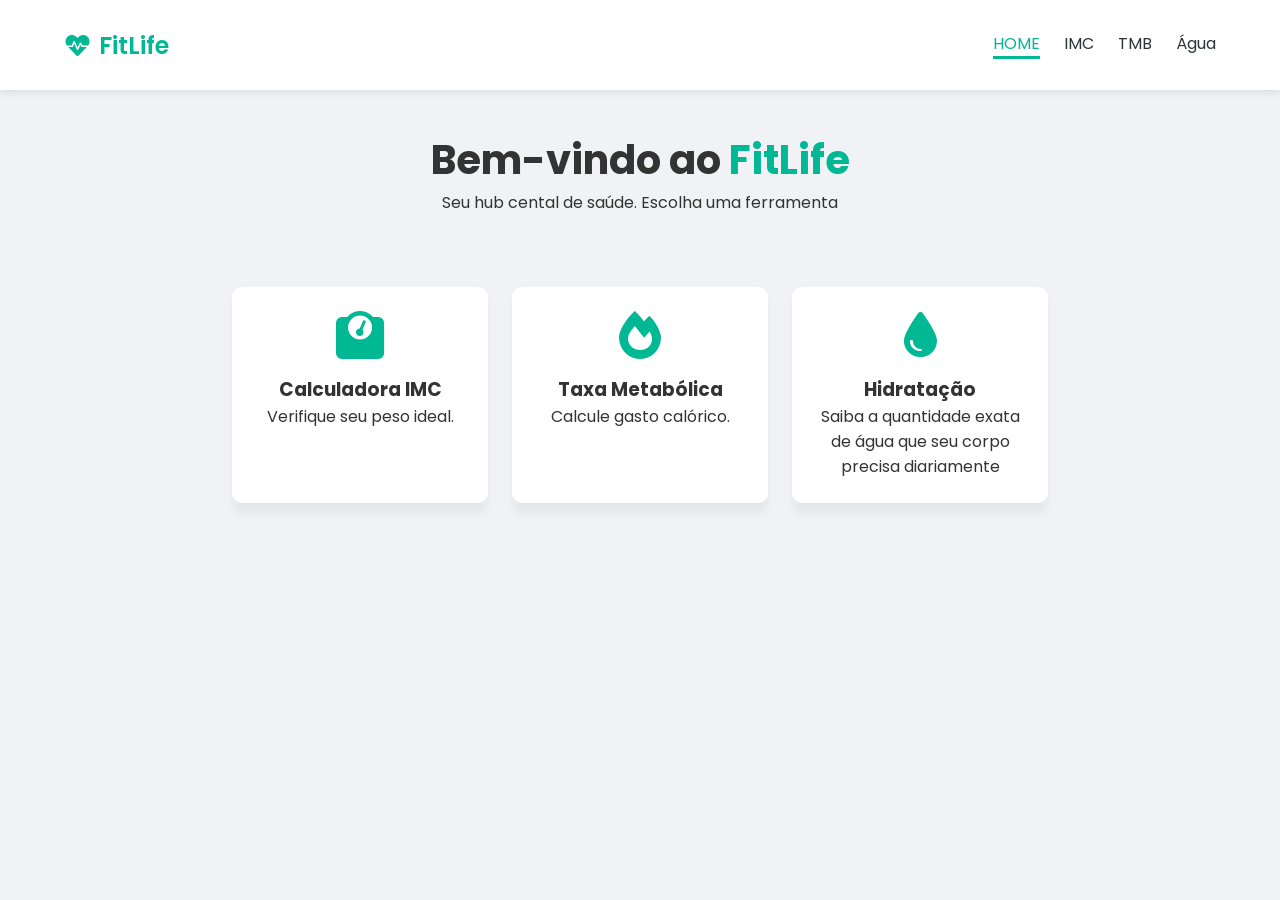
<file: index.html>
<!DOCTYPE html>
<html lang="pt-BR">
<head>
   <link rel="preconnect" href="https://fonts.googleapis.com">
<link rel="preconnect" href="https://fonts.gstatic.com" crossorigin>
<link href="https://fonts.googleapis.com/css2?family=Poppins:ital,wght@0,100;0,200;0,300;0,400;0,500;0,600;0,700;0,800;0,900;1,100;1,200;1,300;1,400;1,500;1,600;1,700;1,800;1,900&display=swap" rel="stylesheet">
<link rel="stylesheet" href="css/styles.css">
<link
  rel="stylesheet"
  href="https://cdnjs.cloudflare.com/ajax/libs/font-awesome/6.0.0/css/all.min.css"
/>
    <title>Fitlife</title>

</head>
<body>
   
    <nav>
 
        <a class="logo" href="index.html"><i class="fas fa-heartbeat"></i>FitLife
        </a>
 
        <ul class="nav-links">
            <li><a class="nav-links" id="nav-active" href="index.html">HOME</a></li>
            <li><a class="nav-links" href="pages/imc.html">IMC</a></li>
            <li><a class="nav-links" href="pages/tmb.html">TMB</a></li>
            <li><a class="nav-links" href="pages/water.html">Água</a></li>
 
        </ul>
 
    </nav>
 
    <header class="header-container">
        <h1>Bem-vindo ao <span>FitLife</span></h1>
        <p>Seu hub cental de saúde. Escolha uma ferramenta</p>
    </header>
 
   
    <main>
       <section class="cards-section"> 
            <a class="feature-card" href="pages/imc.html">
                <i class="fas fa-weight"></i>
                <h3>Calculadora IMC</h3>
                <p>Verifique seu peso ideal.</p>
            </a>
            <a class="feature-card" href="pages/tmb.html">
                <i class="fas fa-fire"></i>
                <h3>Taxa Metabólica</h3>
                <p>Calcule gasto calórico.</p>
            </a>
            <a class="feature-card" href="pages/water.html">
                <i class="fas fa-tint"></i>
                <h3>Hidratação</h3>
                <p>Saiba a quantidade exata de água que seu corpo precisa diariamente</p>
            </a>
       </section>
   </main>
 
 
</body>
</html>
</file>
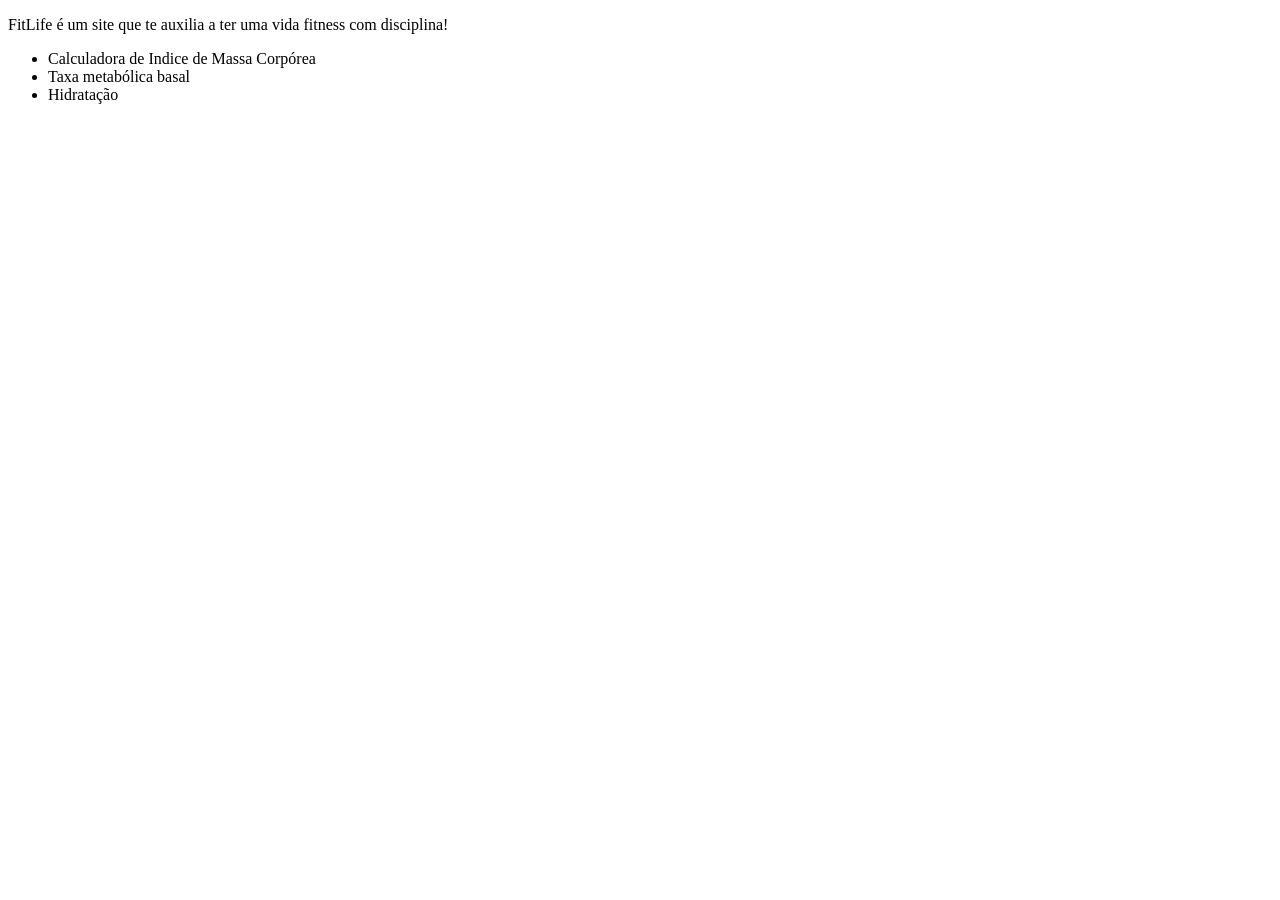
<file: atividade_pratica.html>
<!DOCTYPE html>
<html lang="pt-BR">
<head>
    <meta charset="UTF-8">
    <meta name="viewport" content="width=device-width, initial-scale=1.0">
    <title>FitLife</title>
</head>
<body>
    
    <p>FitLife é um site que te auxilia a ter uma vida fitness com disciplina!</p>

    <ul>

        <li>Calculadora de Indice de Massa Corpórea</li>
        <li>Taxa metabólica basal</li>
        <li>Hidratação</li>

    </ul>
</body>
</html>
</file>
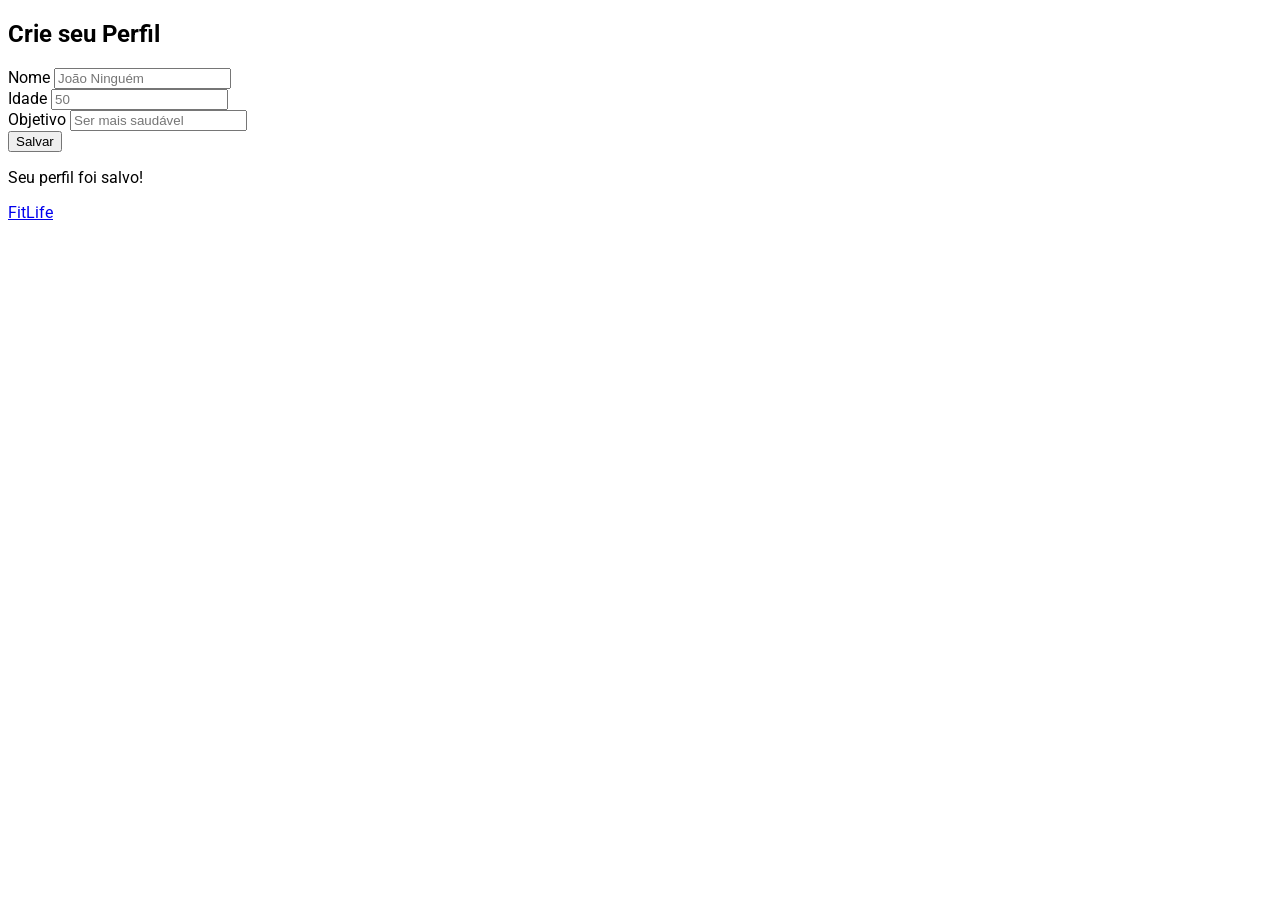
<file: profile.html>
<!DOCTYPE html>
<html lang="pt-BR">
<head>
    <meta charset="UTF-8">
    <meta name="viewport" content="width=device-width, initial-scale=1.0">
    <link rel="preconnect" href="https://fonts.googleapis.com">
<link rel="preconnect" href="https://fonts.gstatic.com" crossorigin>
<link href="https://fonts.googleapis.com/css2?family=Poppins:ital,wght@0,100;0,200;0,300;0,400;0,500;0,600;0,700;0,800;0,900;1,100;1,200;1,300;1,400;1,500;1,600;1,700;1,800;1,900&family=Roboto:ital,wght@0,100..900;1,100..900&display=swap" rel="stylesheet">
    <title>Profile</title>
</head>
<body style="font-family: Roboto;">
    
    <main>
        <section>

            <h1>Crie seu Perfil</h1>

            <form>
                <div>

                    <label for="name">Nome</label>
                    <input type="text" id="name" placeholder="João Ninguém">
                </div>

                <div>

                    <label for="age">Idade</label>
                    <input type="number" id="age" placeholder="50">
                </div>

                <div>

                    <label for="objective">Objetivo</label>
                    <input type="text" id="objective" placeholder="Ser mais saudável">
                </div>

                <button>Salvar</button>
                
            </form>

            <div>

                <p>Seu perfil foi salvo!</p>

            </div>
            <div>

                <a href="../index.html">FitLife</a>

            </div>

        </section>



    </main>
</body>
</html>
</file>
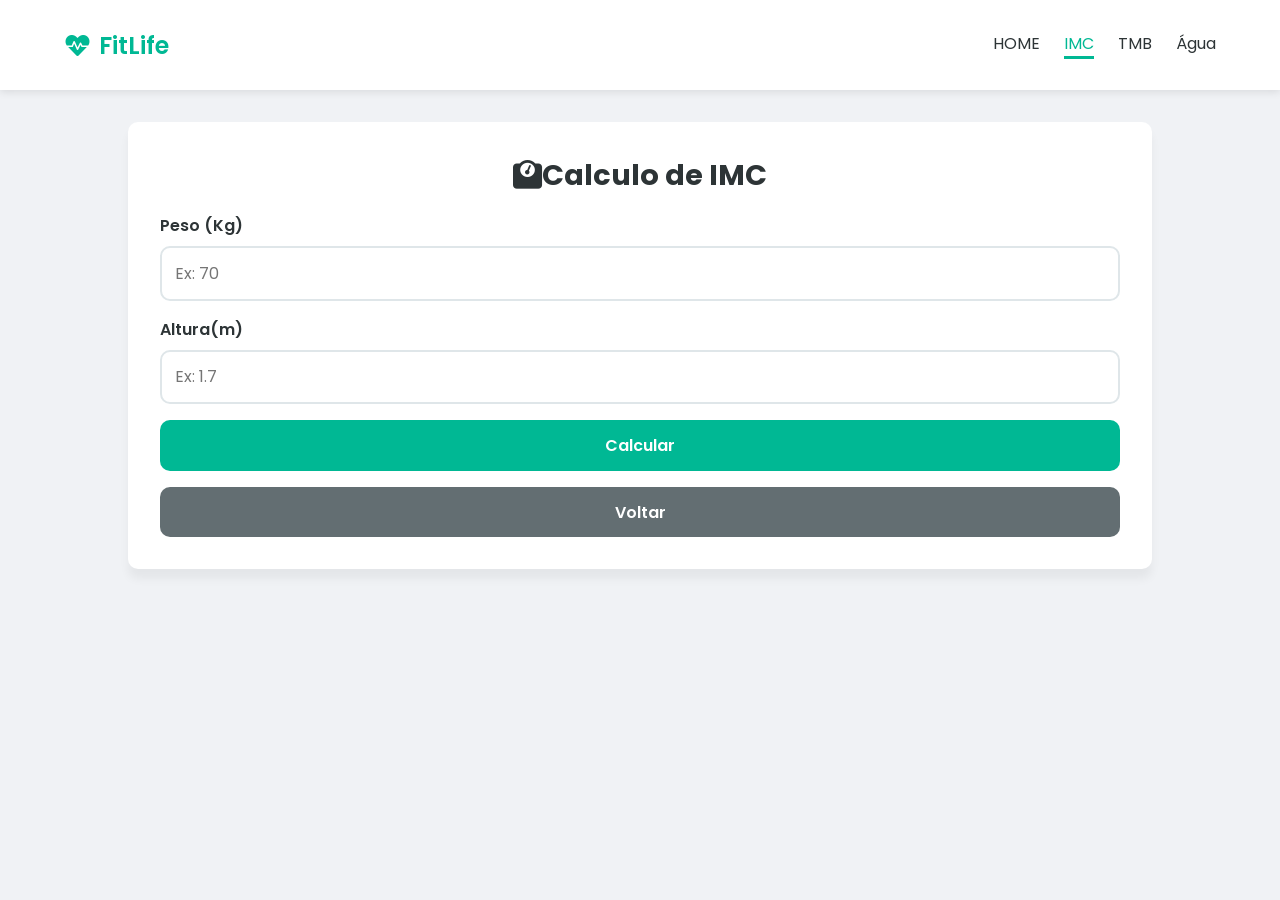
<file: pages/imc.html>
<!DOCTYPE html>
<html lang="pt-BR">
<head>
    <link rel="preconnect" href="https://fonts.googleapis.com">
<link rel="preconnect" href="https://fonts.gstatic.com" crossorigin>
<link href="https://fonts.googleapis.com/css2?family=Poppins:ital,wght@0,100;0,200;0,300;0,400;0,500;0,600;0,700;0,800;0,900;1,100;1,200;1,300;1,400;1,500;1,600;1,700;1,800;1,900&display=swap" rel="stylesheet">
<link rel="stylesheet" href="../css/styles.css"> 
<link
  rel="stylesheet"
  href="https://cdnjs.cloudflare.com/ajax/libs/font-awesome/6.0.0/css/all.min.css"
/>
    <title>Fitlife | IMC</title>
</head>
<body>
   
    <nav>
 
        <a class="logo" href="../index.html"><i class="fas fa-heartbeat"></i>FitLife
        </a>
 
        <ul class="nav-links">
            <li><a class="nav-links"  href="../index.html">HOME</a></li>
            <li><a class="nav-links" id="nav-active" href="imc.html">IMC</a></li>
            <li><a class="nav-links" href="tmb.html">TMB</a></li>
            <li><a class="nav-links" href="water.html">Água</a></li>
 
        </ul>
 
    </nav>
 
 
    <main>
        <section class="tool-container">

            <div class="tool-container-title">
                <h2><i class="fas fa-weight"></i>Calculo de IMC</h2>
            </div>

            <form>

                <div class="form-group">
                    <label for="weight">Peso (Kg)</label>
                    <input type="text" id="weight" placeholder="Ex: 70" required>
                </div>
                
                <div class="form-group">
                    <label for="height">Altura(m)</label>
                    <input type="number" id="height" placeholder="Ex: 1.7" required step="any"></input>
                </div>
                
                
                <button class="action-btn" type="submit" onclick="calculateIMC(event)">Calcular</button>
                <a class="action-btn btn-back" href="../index.html">Voltar</a>
            </form>

            <div id="result" class="result-box">

                <p>Seu IMC é:</p>
                <h2 id="imc-value">00.00</h2>
                <p id="imc-desc">Classificação</p>
                

            </div>

        </section>
    </main>
 
    <script src="../js/imc.js"></script>
 
</body>
</html>
</file>
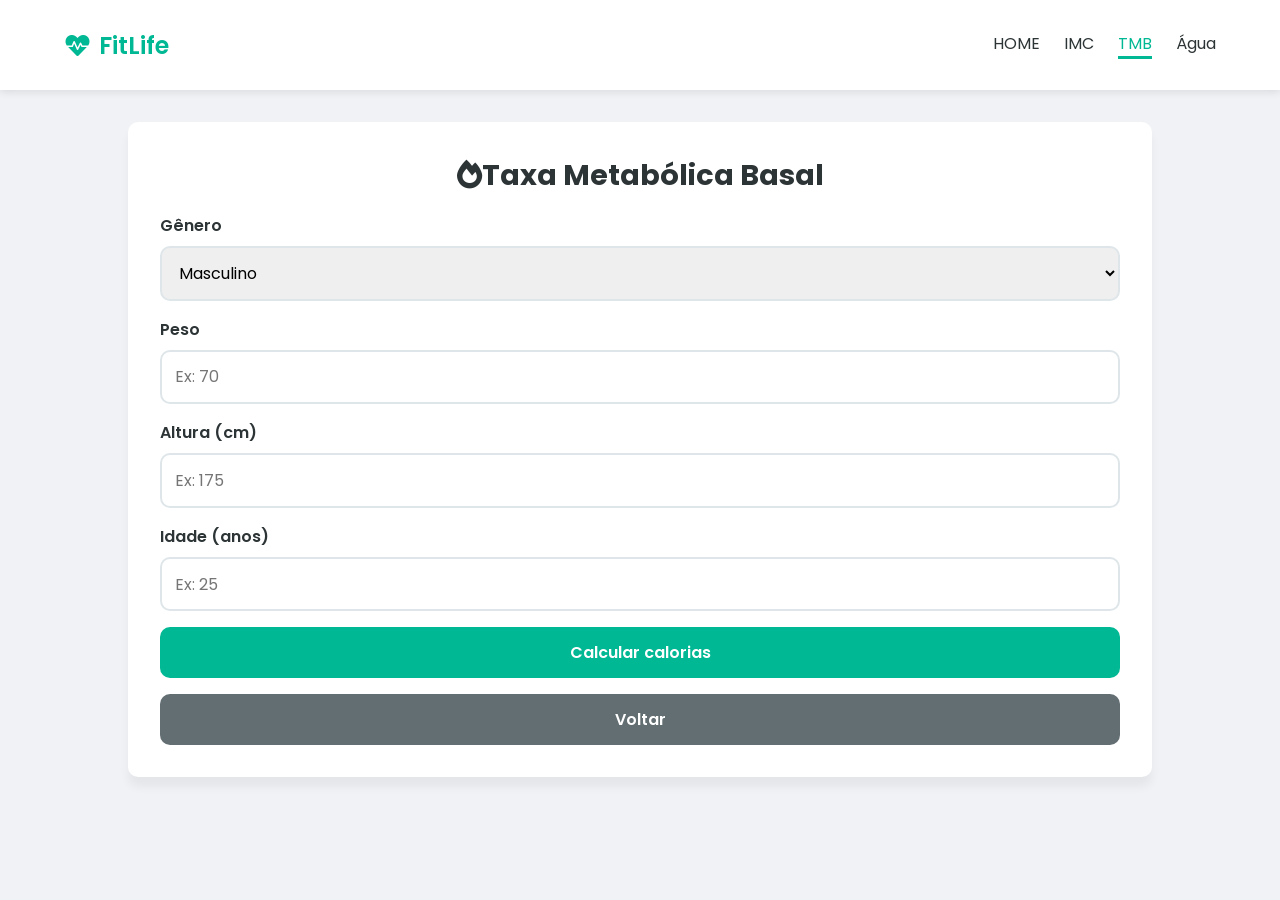
<file: pages/tmb.html>
<!DOCTYPE html>
<html lang="pt-BR">
<head>
   <link rel="preconnect" href="https://fonts.googleapis.com">
<link rel="preconnect" href="https://fonts.gstatic.com" crossorigin>
<link href="https://fonts.googleapis.com/css2?family=Poppins:ital,wght@0,100;0,200;0,300;0,400;0,500;0,600;0,700;0,800;0,900;1,100;1,200;1,300;1,400;1,500;1,600;1,700;1,800;1,900&display=swap" rel="stylesheet">
<link rel="stylesheet" href="../css/styles.css"> 
<link
  rel="stylesheet"
  href="https://cdnjs.cloudflare.com/ajax/libs/font-awesome/6.0.0/css/all.min.css"
/>   
    <title>Fitlife | TMB</title>
</head>
<body>
   
     <nav>
 
        <a class="logo" href="../index.html"><i class="fas fa-heartbeat"></i>FitLife</a>
 
        <ul class="nav-links">
            <li><a class="nav-links" href="../index.html">HOME</a></li>
            <li><a class="nav-links" href="imc.html">IMC</a></li>
            <li><a class="nav-links" id="nav-active" href="tmb.html">TMB</a></li>
            <li><a class="nav-links" href="water.html">Água</a></li>
 
        </ul>
 
    </nav>
 
    <main>
        <section class="tool-container">

            <div class="tool-container-title">
                <h2><i class="fas fa-fire"></i>Taxa Metabólica Basal</h2>
            </div>
          
            <form>

                <div class="form-group">
                    <label for="gender">Gênero</label>
                    <select id="gender">
                    <option value="male">Masculino</option>
                    <option value="female">Feminino</option>

                </select>

                </div>

                <div class="form-group">
                    <label for="weight">Peso</label>
                <input type="number" id="weight" placeholder="Ex: 70">

                </div>

                <div class="form-group">
                    <label for="height">Altura (cm)</label>
                <input type="number" id="height" placeholder="Ex: 175">

                </div>

                <div class="form-group">
                    <label for="age">Idade (anos)</label>
                <input type="number" id="age" placeholder="Ex: 25">

                </div>

                

                <button class="action-btn" type="submit" onclick="calculateTMB(event)">Calcular calorias</button>

            </form>
 
            <a class="action-btn btn-back" href="../index.html">Voltar</a>

            <div id="result" class="result-box">

                <p>Gasto calórico basal:</p>
                <h2 id="tmb-value">00.00</h2>
                <p>Kcal/dias</p>
            </div>

        </section>
    </main>

    <script src="../js/tmb.js"></script>
 
</body>
</html>
</file>
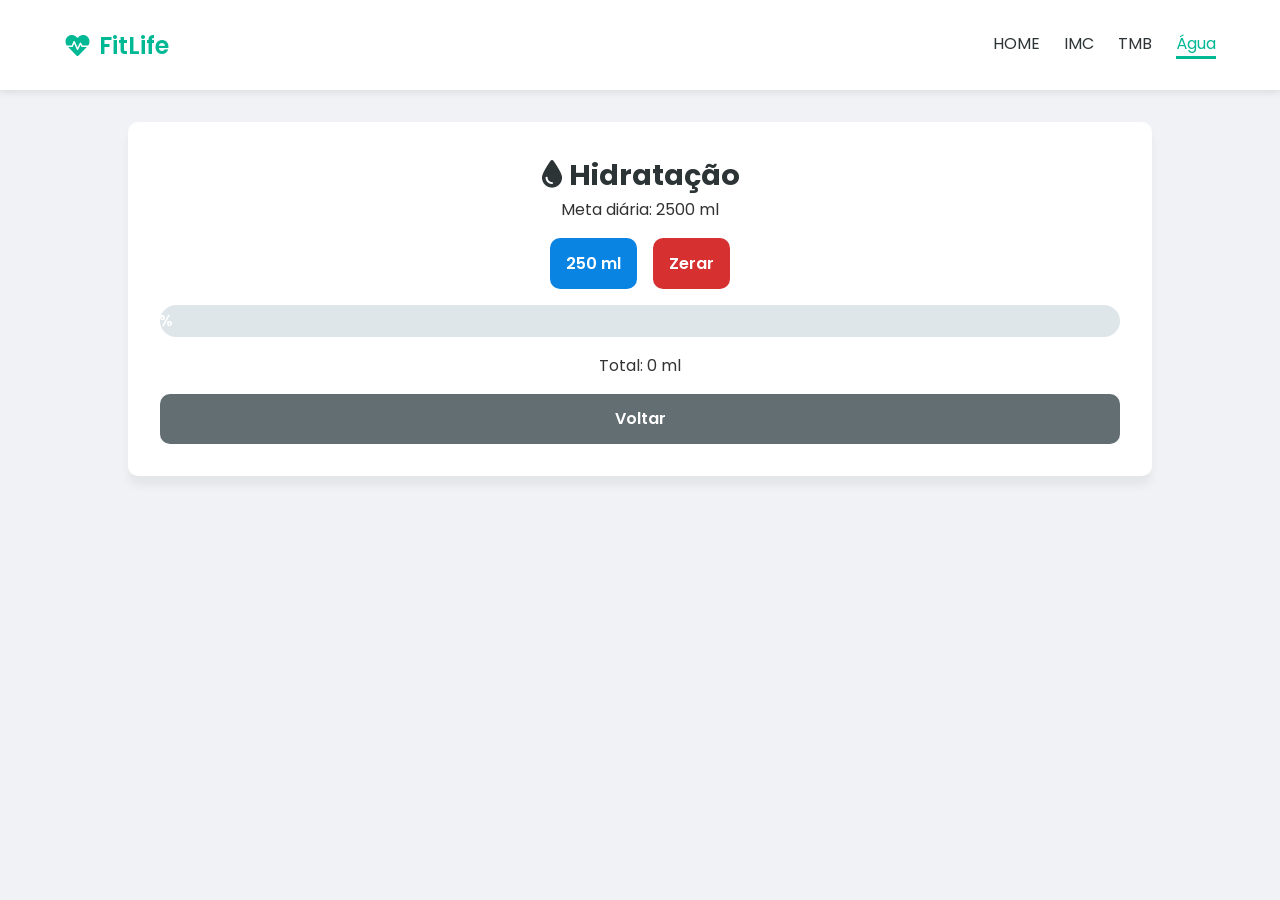
<file: pages/water.html>
<!DOCTYPE html>
<html lang="pt-BR">
<head>
   <link rel="preconnect" href="https://fonts.googleapis.com">
<link rel="preconnect" href="https://fonts.gstatic.com" crossorigin>
<link href="https://fonts.googleapis.com/css2?family=Poppins:ital,wght@0,100;0,200;0,300;0,400;0,500;0,600;0,700;0,800;0,900;1,100;1,200;1,300;1,400;1,500;1,600;1,700;1,800;1,900&display=swap" rel="stylesheet">
<link rel="stylesheet" href="../css/styles.css">
<link rel = "stylesheet" href="../css/water.css">
<link
  rel="stylesheet"
  href="https://cdnjs.cloudflare.com/ajax/libs/font-awesome/6.0.0/css/all.min.css"
/>
    <title>Fitlife | Água</title>
    
</head>
<body>
   
     <nav>
 
        <a class="logo" href="../index.html"><i class="fas fa-heartbeat"></i>FitLife</a>
 
        <ul class="nav-links">
            <li><a class="nav-links" href="../index.html">HOME</a></li>
            <li><a class="nav-links" href="imc.html">IMC</a></li>
            <li><a class="nav-links" href="tmb.html">TMB</a></li>
            <li><a class="nav-links" id="nav-active" href="water.html">Água</a></li>
 
        </ul>
 
    </nav>
 
    <main>
        <section class="tool-container">

            <div class="tool-container-title">
                <h2> <i class="fas fa-tint"></i> Hidratação</h2>
                <p>Meta diária: 2500 ml</p>
            </div>
           
            <div class="water-controls">
                <button class="action-btn btn-water-add" type="button" onclick="addWater(250)">250 ml</button>
                <button class="action-btn btn-water-reset" type="button" onclick="resetWater()">Zerar</button>

                <div class="progress-container">
                    <div class="progress-bar" id="water-bar">0%</div>
                </div>

                <p>Total: <span id="water-total">0</span> ml</p>
 
            </div>
            <a class="action-btn btn-back" href="../index.html">Voltar</a>
        </section>
    </main>

    <script src="../js/water.js"></script>
 
</body>
</html>
</file>
<file: css/styles.css>
:root {
    --primary-color: #00b894;
    --primary-dark: #019477;
    --secondary-color: #2d3436;
    --background-color: #f0f2f5;
    --card-color: #ffffff;
    --text-color: #333333;
    --muted-color: #636e72;
    --danger-color: #d63031;
    --water-color: #0984e3;
    --border-color: #dfe6e9;

    --shadow-md: 0 10px 10px rgba(0, 0, 0, 0.05);
}

* {
    margin: 0;
    padding: 0;
    box-sizing: border-box;
}

body {
    font-family: 'Poppins', sans-serif;
    background-color: var(--background-color);
    color: var(--text-color);
}

nav {
    /* FlexBox */
    display: flex;
    justify-content: space-between;
    align-items: center;

    /* */
    height: 10vh;
    background-color: var(--card-color);
    padding: 0 5%;
    box-shadow: 0 2px 8px rgba(1,1,1,0.1);
}

.logo {
    display: flex;
    align-items: center;
    gap: 0.5rem;
    font-size: 1.5rem;
    color: var(--primary-color);
    text-decoration: none;
    font-weight: 600;
}

.nav-links {
    display: flex;
    list-style: none;
    gap: 1.5rem;
}

.nav-links:hover {
    color: var(--primary-color);
}

.nav-links {
    text-decoration: none;
    color: var(--secondary-color);
    font-size: 1rem;
}

#nav-active {
    border-bottom: 3px var(--primary-color) solid;
    color: var(--primary-color);
}

.header-container {
    text-align: center;
    padding: 2.5rem 0;
}

.header-container h1 {
    font-size: 2.5rem;
}

.header-container span {
    color: var(--primary-color);
}

main {
    width: 80vw;
    margin: 0 auto;
    padding: 2rem 0;
}

.cards-section {
    display: flex;
    justify-content: center;
    flex-wrap: wrap;
    gap: 1.5rem;
    text-align: center;
}

.feature-card {
    background-color: var(--card-color);
    color: var(--text-color);
    padding: 1.5rem;
    border-radius: 10px;
    text-align: center;
    text-decoration: none;
    box-shadow: var(--shadow-md);
    width: 16rem;
}

.feature-card:hover {
    border: 2px solid var(--primary-color);
}

.feature-card i {
    font-size: 3rem;
    color: var(--primary-color);
    margin-bottom: 1rem;
}

.tool-container {
    display: flex;
    flex-direction: column;
    gap: 1rem;

    width: 100%;
    padding: 2rem;

    background-color: var(--card-color);
    box-shadow: var(--shadow-md);
    border-radius: 10px;
}

.tool-container-title {
    text-align: center;
}

.tool-container-title h2 {
    color: var(--secondary-color);
    font-size: 1.8rem;
}

.tool-container form {
    display: flex;
    flex-direction: column;
    gap: 1rem;
}

.form-group {
    display: flex;
    flex-direction: column;
    gap: 0.5rem;
}

.form-group label {
    font-weight: 600;
    color: var(--secondary-color);
}

.form-group input, 
.form-group select {
    padding: 0.8rem;
    border: 2px solid var(--border-color);
    border-radius: 10px;
    font-size: 1rem;
    font-family: inherit;
}

.form-group input:focus, 
.form-group select:focus {
    outline: none;
    border-color: var(--primary-color);
}

.action-btn {
    padding: 0.8rem 1rem;
    background-color: var(--primary-color);
    color: var(--card-color);
    border: none;
    border-radius: 10px;
    font-size: 1rem;
    font-weight: 600;
    font-family: inherit;
    cursor: pointer;
    text-decoration: none;
    text-align: center;
    transition: 0.3s;
}

.action-btn:hover {
    background-color: var(--primary-dark);
}

.btn-back {
    background-color: var(--muted-color);
}

.btn-back:hover {
    background-color: var(--secondary-color);
}

.result-box {
    display: none;
    padding: 1.25rem;
    background-color: #e8f8f5;
    border-radius: 10px;
    text-align: center;
}

.show {
    display: block;
}

@media (max-width: 480px) {
    nav {
        flex-direction: column;
        justify-content: center;
    }
}
</file>
<file: css/water.css>
.water-controls {
    display: flex;
    justify-content: center;
    align-items: center;
    flex-wrap: wrap;
    gap: 1rem;

}

.btn-water-add {
    background-color: var(--water-color);
}

.btn-water-add:hover {
    background-color: #00008b;
}

.btn-water-reset {
    background-color: var(--danger-color);
}

.btn-water-reset:hover {
    background-color: #b71c1c;
}

.progress-container {
    width: 100%;
    height: 2rem;
    background-color: var(--border-color);
    border-radius: 2rem;
    overflow: hidden;
}

.progress-bar {
    display: flex;
    justify-content: center;
    align-items: center;

    width: 0%;
    height: 100%;
    background-color: var(--water-color);
    color: var(--card-color);
    font-weight: 600;
}
</file>
